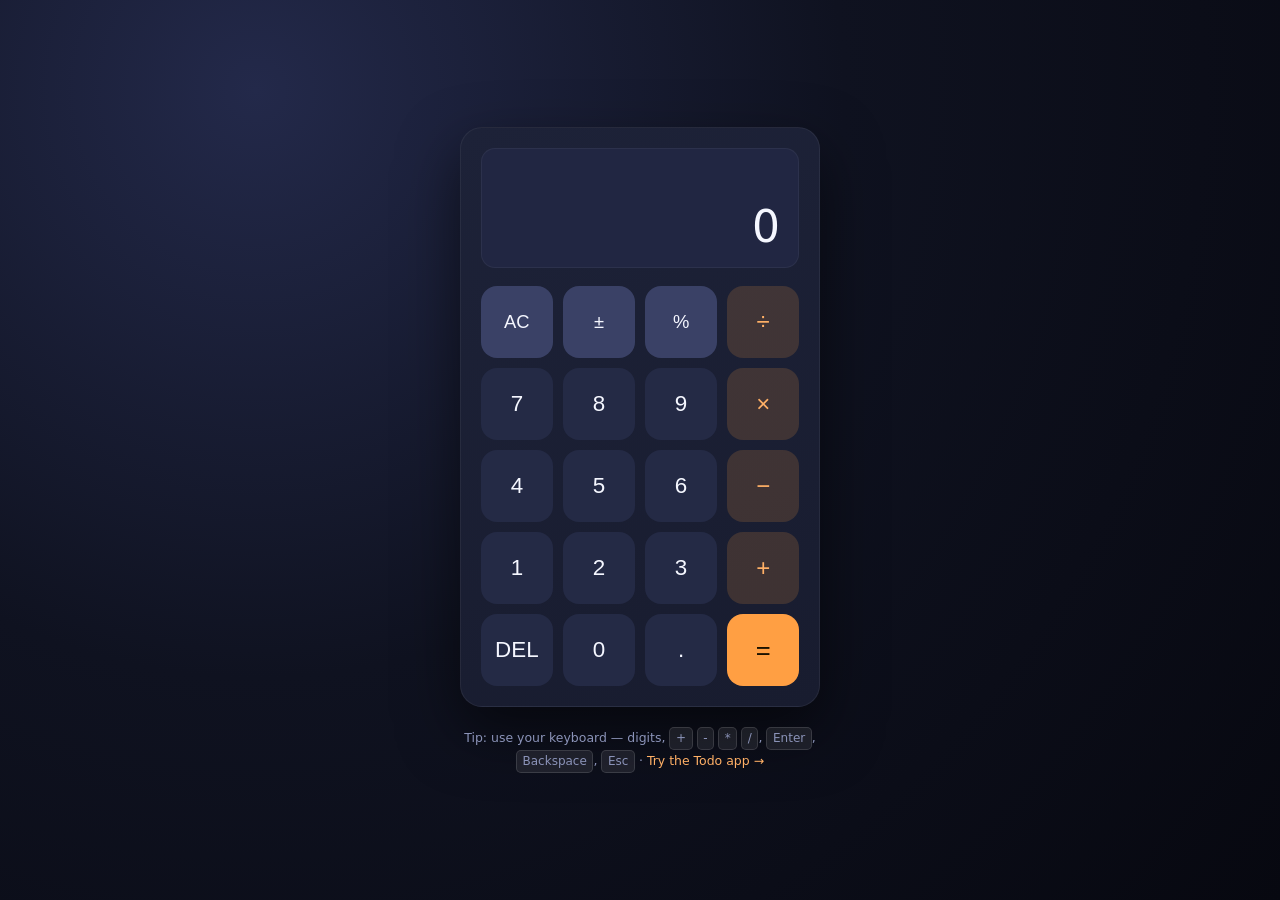
<file: index.html>
<!DOCTYPE html>
<html lang="en">
<head>
  <meta charset="UTF-8" />
  <meta name="viewport" content="width=device-width, initial-scale=1.0" />
  <meta name="description" content="A simple, responsive calculator built with vanilla HTML, CSS and JavaScript." />
  <title>Calculator</title>
  <link rel="stylesheet" href="style.css" />
</head>
<body>
  <main class="calculator" aria-label="Calculator">
    <section class="display">
      <div class="display__history" id="history" aria-live="polite"></div>
      <output class="display__value" id="display" aria-live="polite">0</output>
    </section>

    <div class="keys">
      <button type="button" class="key key--function" data-action="clear">AC</button>
      <button type="button" class="key key--function" data-action="sign" aria-label="Toggle sign">&plusmn;</button>
      <button type="button" class="key key--function" data-action="percent" aria-label="Percent">%</button>
      <button type="button" class="key key--operator" data-operator="/" aria-label="Divide">&divide;</button>

      <button type="button" class="key" data-digit="7">7</button>
      <button type="button" class="key" data-digit="8">8</button>
      <button type="button" class="key" data-digit="9">9</button>
      <button type="button" class="key key--operator" data-operator="*" aria-label="Multiply">&times;</button>

      <button type="button" class="key" data-digit="4">4</button>
      <button type="button" class="key" data-digit="5">5</button>
      <button type="button" class="key" data-digit="6">6</button>
      <button type="button" class="key key--operator" data-operator="-" aria-label="Subtract">&minus;</button>

      <button type="button" class="key" data-digit="1">1</button>
      <button type="button" class="key" data-digit="2">2</button>
      <button type="button" class="key" data-digit="3">3</button>
      <button type="button" class="key key--operator" data-operator="+" aria-label="Add">+</button>

      <button type="button" class="key" data-action="delete" aria-label="Delete last digit">DEL</button>
      <button type="button" class="key" data-digit="0">0</button>
      <button type="button" class="key" data-action="decimal" aria-label="Decimal point">.</button>
      <button type="button" class="key key--equals" data-action="equals" aria-label="Equals">=</button>
    </div>
  </main>

  <footer class="hint">Tip: use your keyboard — digits, <kbd>+</kbd> <kbd>-</kbd> <kbd>*</kbd> <kbd>/</kbd>, <kbd>Enter</kbd>, <kbd>Backspace</kbd>, <kbd>Esc</kbd> · <a class="hint__link" href="todo/index.html">Try the Todo app &rarr;</a></footer>

  <script src="script.js"></script>
</body>
</html>
</file>
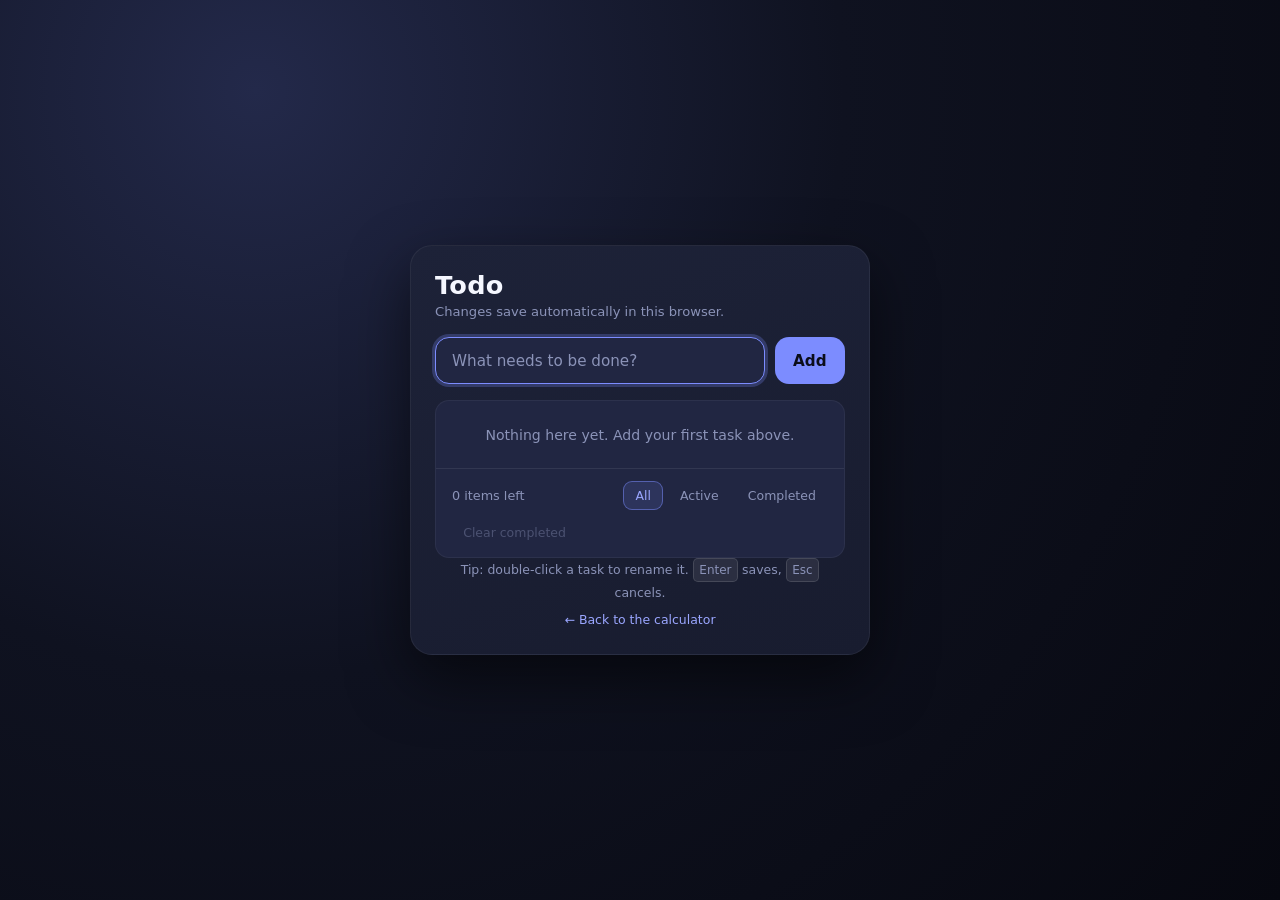
<file: todo/index.html>
<!DOCTYPE html>
<html lang="en">
<head>
  <meta charset="UTF-8" />
  <meta name="viewport" content="width=device-width, initial-scale=1.0" />
  <meta name="description" content="A simple, responsive todo app built with vanilla HTML, CSS and JavaScript. Your tasks are saved in your browser." />
  <title>Todo</title>
  <link rel="stylesheet" href="style.css" />
</head>
<body>
  <main class="app" aria-labelledby="app-title">
    <header class="app__header">
      <h1 class="app__title" id="app-title">Todo</h1>
      <p class="app__subtitle">Changes save automatically in this browser.</p>
    </header>

    <form class="new-todo" id="todo-form" autocomplete="off">
      <label class="sr-only" for="new-todo">What needs to be done?</label>
      <input
        class="new-todo__input"
        id="new-todo"
        name="new-todo"
        type="text"
        placeholder="What needs to be done?"
        maxlength="200"
        autofocus
      />
      <button class="new-todo__submit" type="submit" aria-label="Add task">Add</button>
    </form>

    <section class="panel" aria-label="Task list">
      <ul class="todo-list" id="todo-list"></ul>
      <p class="empty" id="empty-state">Nothing here yet. Add your first task above.</p>

      <div class="toolbar">
        <span class="toolbar__count" id="items-left" aria-live="polite">0 items left</span>

        <div class="filters" role="group" aria-label="Filter tasks">
          <button class="filter" type="button" data-filter="all" aria-pressed="true">All</button>
          <button class="filter" type="button" data-filter="active" aria-pressed="false">Active</button>
          <button class="filter" type="button" data-filter="completed" aria-pressed="false">Completed</button>
        </div>

        <button class="toolbar__clear" id="clear-completed" type="button">Clear completed</button>
      </div>
    </section>

    <footer class="hint">
      Tip: double-click a task to rename it. <kbd>Enter</kbd> saves, <kbd>Esc</kbd> cancels.
      <a class="hint__link" href="../index.html">&larr; Back to the calculator</a>
    </footer>
  </main>

  <script src="script.js"></script>
</body>
</html>
</file>
<file: style.css>
:root {
  --bg: #0f1220;
  --panel: #181c2f;
  --panel-soft: #212642;
  --text: #f5f7ff;
  --muted: #8b93b8;
  --accent: #ff9f43;
  --accent-strong: #ffb066;
  --key: #242a45;
  --key-hover: #2f3657;
  --function: #3a4166;
  --function-hover: #474f79;
  --radius: 22px;
  --shadow: 0 24px 60px rgba(0, 0, 0, 0.55);
  font-family: "Segoe UI", system-ui, -apple-system, "Helvetica Neue", Arial, sans-serif;
}

* {
  box-sizing: border-box;
}

body {
  margin: 0;
  min-height: 100vh;
  display: flex;
  flex-direction: column;
  align-items: center;
  justify-content: center;
  gap: 1.25rem;
  padding: 2rem 1rem;
  background: radial-gradient(circle at 20% 10%, #23294a 0%, var(--bg) 45%, #070810 100%);
  color: var(--text);
}

.calculator {
  width: min(100%, 360px);
  padding: 1.25rem;
  border-radius: var(--radius);
  background: linear-gradient(160deg, #1d2238, var(--panel));
  box-shadow: var(--shadow);
  border: 1px solid rgba(255, 255, 255, 0.06);
}

.display {
  min-height: 120px;
  display: flex;
  flex-direction: column;
  justify-content: flex-end;
  align-items: flex-end;
  gap: 0.4rem;
  padding: 1rem 1.1rem;
  margin-bottom: 1.1rem;
  border-radius: calc(var(--radius) - 8px);
  background: var(--panel-soft);
  border: 1px solid rgba(255, 255, 255, 0.05);
  overflow: hidden;
}

.display__history {
  min-height: 1.3em;
  max-width: 100%;
  font-size: 0.95rem;
  color: var(--muted);
  white-space: nowrap;
  overflow-x: auto;
  scrollbar-width: none;
  letter-spacing: 0.02em;
}

.display__history::-webkit-scrollbar {
  display: none;
}

.display__value {
  max-width: 100%;
  font-size: clamp(2rem, 9vw, 2.75rem);
  font-weight: 300;
  line-height: 1.1;
  letter-spacing: 0.01em;
  white-space: nowrap;
  overflow-x: auto;
  scrollbar-width: none;
}

.display__value::-webkit-scrollbar {
  display: none;
}

.display__value.is-error {
  color: #ff6b6b;
  font-size: 1.5rem;
}

.keys {
  display: grid;
  grid-template-columns: repeat(4, 1fr);
  gap: 0.65rem;
}

.key {
  aspect-ratio: 1 / 1;
  border: none;
  border-radius: 16px;
  background: var(--key);
  color: var(--text);
  font-size: 1.4rem;
  font-weight: 500;
  cursor: pointer;
  transition: background 0.15s ease, transform 0.08s ease, box-shadow 0.15s ease;
  -webkit-tap-highlight-color: transparent;
  user-select: none;
}

.key:hover {
  background: var(--key-hover);
}

.key:active,
.key.is-active {
  transform: scale(0.95);
}

.key:focus-visible {
  outline: 2px solid var(--accent);
  outline-offset: 2px;
}

.key--function {
  background: var(--function);
  font-size: 1.15rem;
}

.key--function:hover {
  background: var(--function-hover);
}

.key--operator {
  background: rgba(255, 159, 67, 0.16);
  color: var(--accent-strong);
  font-size: 1.5rem;
}

.key--operator:hover {
  background: rgba(255, 159, 67, 0.26);
}

.key--operator.is-selected {
  background: var(--accent);
  color: #1b1200;
}

.key--equals {
  background: var(--accent);
  color: #1b1200;
  font-size: 1.6rem;
}

.key--equals:hover {
  background: var(--accent-strong);
}

.hint {
  max-width: 360px;
  text-align: center;
  font-size: 0.78rem;
  line-height: 1.6;
  color: var(--muted);
}

.hint kbd {
  display: inline-block;
  padding: 0.05rem 0.35rem;
  border-radius: 5px;
  background: rgba(255, 255, 255, 0.08);
  border: 1px solid rgba(255, 255, 255, 0.12);
  font-family: inherit;
  font-size: 0.75rem;
}

.hint__link {
  color: var(--accent-strong);
  text-decoration: none;
  white-space: nowrap;
}

.hint__link:hover {
  text-decoration: underline;
}

@media (max-width: 380px) {
  .calculator {
    padding: 1rem;
  }

  .keys {
    gap: 0.5rem;
  }

  .key {
    border-radius: 12px;
    font-size: 1.2rem;
  }
}

@media (prefers-reduced-motion: reduce) {
  .key {
    transition: none;
  }
}
</file>
<file: todo/style.css>
:root {
  --bg: #0f1220;
  --panel: #181c2f;
  --panel-soft: #212642;
  --text: #f5f7ff;
  --muted: #8b93b8;
  --accent: #7c8cff;
  --accent-strong: #9aa6ff;
  --danger: #ff6b6b;
  --line: rgba(255, 255, 255, 0.08);
  --radius: 22px;
  --shadow: 0 24px 60px rgba(0, 0, 0, 0.55);
  font-family: "Segoe UI", system-ui, -apple-system, "Helvetica Neue", Arial, sans-serif;
}

* {
  box-sizing: border-box;
}

body {
  margin: 0;
  min-height: 100vh;
  display: flex;
  flex-direction: column;
  align-items: center;
  justify-content: center;
  gap: 1.25rem;
  padding: 2rem 1rem;
  background: radial-gradient(circle at 20% 10%, #23294a 0%, var(--bg) 45%, #070810 100%);
  color: var(--text);
}

.sr-only {
  position: absolute;
  width: 1px;
  height: 1px;
  padding: 0;
  margin: -1px;
  overflow: hidden;
  clip: rect(0, 0, 0, 0);
  white-space: nowrap;
  border: 0;
}

.app {
  width: min(100%, 460px);
  padding: 1.5rem;
  border-radius: var(--radius);
  background: linear-gradient(160deg, #1d2238, var(--panel));
  box-shadow: var(--shadow);
  border: 1px solid rgba(255, 255, 255, 0.06);
}

.app__header {
  margin-bottom: 1.1rem;
}

.app__title {
  margin: 0;
  font-size: 1.6rem;
  font-weight: 600;
  letter-spacing: 0.01em;
}

.app__subtitle {
  margin: 0.3rem 0 0;
  font-size: 0.82rem;
  color: var(--muted);
}

.new-todo {
  display: flex;
  gap: 0.6rem;
  margin-bottom: 1rem;
}

.new-todo__input {
  flex: 1 1 auto;
  min-width: 0;
  padding: 0.85rem 1rem;
  border-radius: 14px;
  border: 1px solid var(--line);
  background: var(--panel-soft);
  color: var(--text);
  font: inherit;
  font-size: 0.95rem;
  transition: border-color 0.15s ease, box-shadow 0.15s ease;
}

.new-todo__input::placeholder {
  color: var(--muted);
}

.new-todo__input:focus {
  outline: none;
  border-color: var(--accent);
  box-shadow: 0 0 0 3px rgba(124, 140, 255, 0.25);
}

.new-todo__submit {
  flex: 0 0 auto;
  padding: 0.85rem 1.15rem;
  border: none;
  border-radius: 14px;
  background: var(--accent);
  color: #0b0d1a;
  font: inherit;
  font-weight: 600;
  font-size: 0.95rem;
  cursor: pointer;
  transition: background 0.15s ease, transform 0.08s ease;
}

.new-todo__submit:hover {
  background: var(--accent-strong);
}

.new-todo__submit:active {
  transform: scale(0.97);
}

.new-todo__submit:focus-visible,
.filter:focus-visible,
.toolbar__clear:focus-visible,
.todo__destroy:focus-visible,
.todo__edit:focus-visible {
  outline: 2px solid var(--accent);
  outline-offset: 2px;
}

.panel {
  border-radius: calc(var(--radius) - 8px);
  background: var(--panel-soft);
  border: 1px solid rgba(255, 255, 255, 0.05);
  overflow: hidden;
}

.todo-list {
  list-style: none;
  margin: 0;
  padding: 0;
  max-height: 52vh;
  overflow-y: auto;
}

.todo {
  display: flex;
  align-items: center;
  gap: 0.75rem;
  padding: 0.85rem 1rem;
  border-bottom: 1px solid var(--line);
}

.todo:last-child {
  border-bottom: none;
}

.todo__toggle {
  flex: 0 0 auto;
  display: inline-flex;
  align-items: center;
  cursor: pointer;
}

.todo__toggle input {
  width: 1.15rem;
  height: 1.15rem;
  accent-color: var(--accent);
  cursor: pointer;
}

.todo__text {
  flex: 1 1 auto;
  min-width: 0;
  font-size: 0.95rem;
  line-height: 1.45;
  word-break: break-word;
  cursor: text;
}

.todo--done .todo__text {
  color: var(--muted);
  text-decoration: line-through;
}

.todo__edit {
  flex: 1 1 auto;
  min-width: 0;
  padding: 0.45rem 0.6rem;
  border-radius: 10px;
  border: 1px solid var(--accent);
  background: #151a2d;
  color: var(--text);
  font: inherit;
  font-size: 0.95rem;
}

.todo__edit:focus {
  outline: none;
}

.todo__destroy {
  flex: 0 0 auto;
  width: 1.9rem;
  height: 1.9rem;
  display: inline-flex;
  align-items: center;
  justify-content: center;
  border: none;
  border-radius: 50%;
  background: transparent;
  color: var(--muted);
  font-size: 1.15rem;
  line-height: 1;
  cursor: pointer;
  transition: background 0.15s ease, color 0.15s ease;
}

.todo__destroy:hover {
  background: rgba(255, 107, 107, 0.16);
  color: var(--danger);
}

.empty {
  margin: 0;
  padding: 1.6rem 1rem;
  text-align: center;
  font-size: 0.88rem;
  color: var(--muted);
}

.empty[hidden] {
  display: none;
}

.toolbar {
  display: flex;
  flex-wrap: wrap;
  align-items: center;
  justify-content: space-between;
  gap: 0.6rem;
  padding: 0.75rem 1rem;
  border-top: 1px solid var(--line);
  font-size: 0.8rem;
  color: var(--muted);
}

.toolbar__count {
  flex: 1 1 auto;
}

.filters {
  display: flex;
  gap: 0.3rem;
}

.filter {
  padding: 0.35rem 0.7rem;
  border-radius: 9px;
  border: 1px solid transparent;
  background: transparent;
  color: var(--muted);
  font: inherit;
  font-size: 0.78rem;
  cursor: pointer;
  transition: background 0.15s ease, color 0.15s ease, border-color 0.15s ease;
}

.filter:hover {
  color: var(--text);
  background: rgba(255, 255, 255, 0.06);
}

.filter[aria-pressed="true"] {
  color: var(--accent-strong);
  border-color: rgba(124, 140, 255, 0.5);
  background: rgba(124, 140, 255, 0.14);
}

.toolbar__clear {
  padding: 0.35rem 0.7rem;
  border-radius: 9px;
  border: none;
  background: transparent;
  color: var(--muted);
  font: inherit;
  font-size: 0.78rem;
  cursor: pointer;
  transition: color 0.15s ease, background 0.15s ease;
}

.toolbar__clear:hover {
  color: var(--danger);
  background: rgba(255, 107, 107, 0.12);
}

.toolbar__clear:disabled {
  opacity: 0.4;
  cursor: default;
  color: var(--muted);
  background: transparent;
}

.hint {
  max-width: 460px;
  text-align: center;
  font-size: 0.78rem;
  line-height: 1.7;
  color: var(--muted);
}

.hint kbd {
  display: inline-block;
  padding: 0.05rem 0.35rem;
  border-radius: 5px;
  background: rgba(255, 255, 255, 0.08);
  border: 1px solid rgba(255, 255, 255, 0.12);
  font-family: inherit;
  font-size: 0.75rem;
}

.hint__link {
  display: block;
  margin-top: 0.35rem;
  color: var(--accent-strong);
  text-decoration: none;
}

.hint__link:hover {
  text-decoration: underline;
}

@media (max-width: 420px) {
  .app {
    padding: 1.1rem;
  }

  .toolbar {
    justify-content: center;
  }

  .toolbar__count {
    flex-basis: 100%;
    text-align: center;
  }
}

@media (prefers-reduced-motion: reduce) {
  .new-todo__input,
  .new-todo__submit,
  .filter,
  .toolbar__clear,
  .todo__destroy {
    transition: none;
  }
}
</file>
